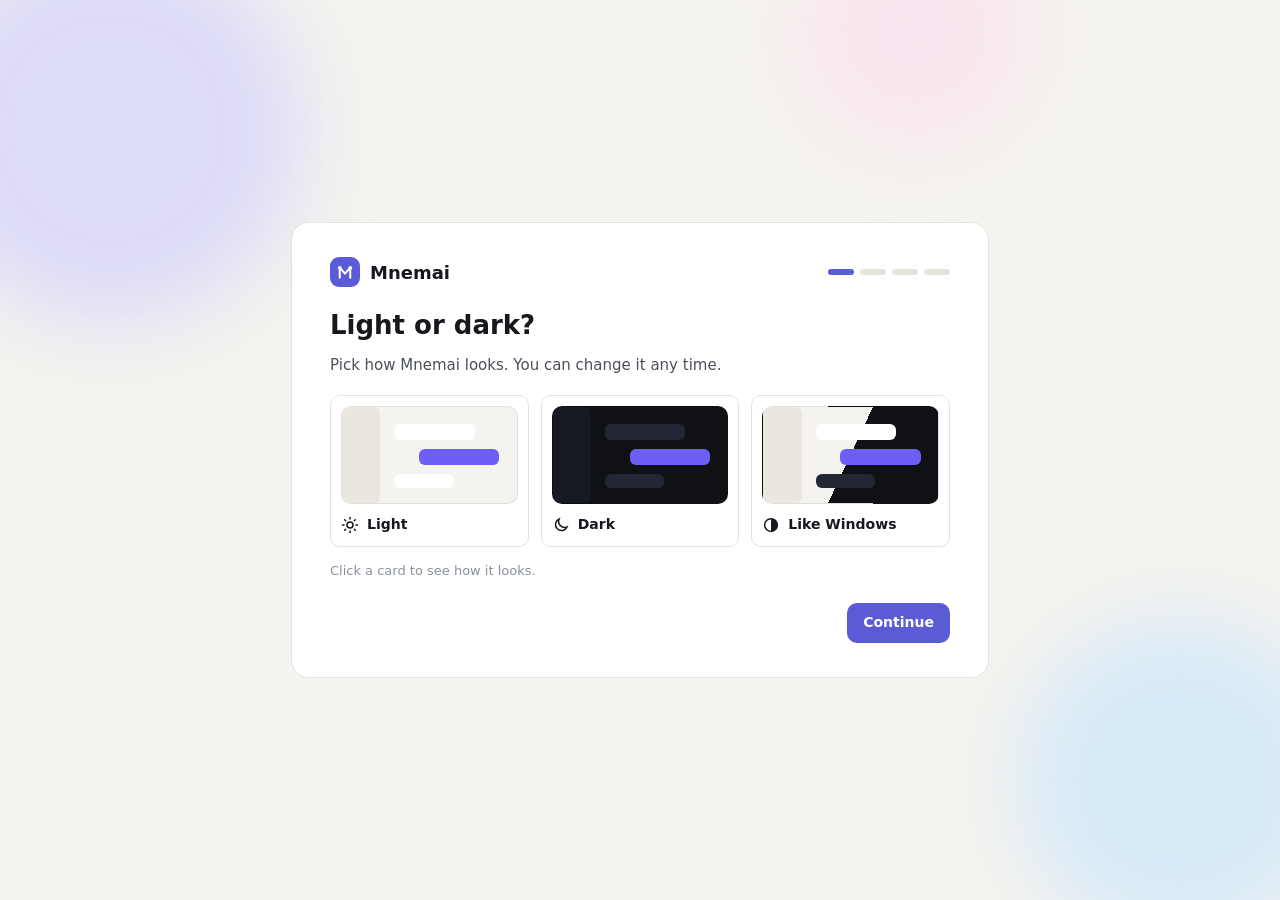
<file: mnema/ui/setup.html>
<!doctype html><html lang="ru"><head><meta charset="utf-8"><style>
body{margin:0;font:15px/1.55 "Segoe UI",system-ui,sans-serif;background:var(--bg);color:var(--ink);display:grid;place-items:center;min-height:100vh}
.box{width:620px;background:var(--card);border:1px solid var(--line);border-radius:18px;padding:34px 38px}
.brand{display:flex;gap:10px;align-items:center;font-weight:700;font-size:18px;margin-bottom:18px}.brand i{width:30px;height:30px;border-radius:9px;background:var(--acc);position:relative}.brand i::after,.brand i::before{content:'';position:absolute;inset:19%;background:center/contain no-repeat}.brand i::after{background-image:url("data:image/svg+xml,%3Csvg xmlns='http://www.w3.org/2000/svg' viewBox='0 0 24 24'%3E%3Cpath d='M5 19.5V9.6M5.6 6.8L12 14.2l6.4-7.4M19 9.6v9.9' fill='none' stroke='%23fff' stroke-width='2.7' stroke-linecap='round' stroke-linejoin='round'/%3E%3C/svg%3E")}.brand i::before{background-image:url("data:image/svg+xml,%3Csvg xmlns='http://www.w3.org/2000/svg' viewBox='0 0 24 24'%3E%3Ccircle cx='5' cy='6.6' r='2.5' fill='%23fff'/%3E%3Ccircle cx='19' cy='6.6' r='2.5' fill='%23fff'/%3E%3C/svg%3E");transform-origin:50% 27.5%;animation:blink 7s infinite 2s}@keyframes blink{0%,93%,97%,100%{transform:none}95%{transform:scaleY(.12)}}
h1{font-size:26px;margin:0 0 8px}p{color:var(--ink2);margin:0 0 18px}
.opt{border:1px solid var(--line);border-radius:14px;padding:16px 18px;margin-bottom:12px}.opt b{font-size:16px}.opt .h{font-size:13px;color:var(--ink3);margin:4px 0 10px}
.row{display:flex;gap:8px}input{flex:1;border:1px solid var(--line);border-radius:10px;padding:8px 10px;font:inherit;font-size:14px}
button{border:0;border-radius:10px;padding:9px 16px;font:inherit;font-size:14px;font-weight:600;cursor:pointer;background:var(--acc);color:#fff}button.l{background:var(--acc2);color:var(--acc)}
#err{color:#c2413d;font-size:13px;margin-top:8px}
input:not([type=checkbox]):not([type=radio]):not([type=range]):not([type=file]),textarea,[contenteditable=true]{caret-color:var(--acc);cursor:url("data:image/svg+xml,%3Csvg xmlns='http://www.w3.org/2000/svg' width='16' height='24' viewBox='0 0 16 24'%3E%3Cpath d='M4.5 3h7M8 3v18M4.5 21h7' fill='none' stroke='white' stroke-width='4.2' stroke-linecap='round'/%3E%3Cpath d='M4.5 3h7M8 3v18M4.5 21h7' fill='none' stroke='%2316181d' stroke-width='1.7' stroke-linecap='round'/%3E%3C/svg%3E") 8 12,text}
details.opt summary{cursor:pointer;font-weight:600;font-size:15px;list-style:none}details.opt summary::-webkit-details-marker{display:none}
details.opt summary::after{content:' ▾';color:var(--ink3)}.px{display:grid;grid-template-columns:120px 1fr 90px;gap:8px;margin-top:10px}
.px2{display:grid;grid-template-columns:1fr 1fr;gap:8px;margin-top:8px}select{border:1px solid var(--line);border-radius:10px;padding:8px;font:inherit;font-size:14px;background:var(--card)}
#pxr{font-size:13px;margin-top:8px;color:var(--ink2)}
.vg{display:grid;grid-template-columns:repeat(4,1fr);gap:8px;margin-top:6px}
.vg button{position:relative;display:flex;flex-direction:column;align-items:flex-start;gap:1px;background:var(--card);color:var(--ink);border:1px solid var(--line);padding:9px 10px;font-weight:600;font-size:13px;text-align:left}
.vg button:hover{border-color:var(--acc)}.vg button.sel{border-color:var(--acc);box-shadow:0 0 0 1px var(--acc)}.vg button small{font-weight:500;font-size:11px;color:var(--ink3)}
.vg button i{position:absolute;top:9px;right:9px;width:8px;height:8px;border-radius:50%;background:var(--line)}.vg button.live i{background:#1f8a4c}
.vr{display:flex;align-items:center;gap:10px;padding:9px 12px;border:1px solid var(--line);border-radius:12px;margin-top:8px;font-size:13.5px;animation:up .25s ease}.vr b{font-weight:600}.vr small{color:var(--ink3)}.vr button{margin-left:auto;padding:6px 12px;font-size:13px}
.vr.ok{border-color:var(--okl);background:var(--okb)}.vr.sys{border-color:var(--acc3);background:var(--acc2)}.vr i{width:9px;height:9px;border-radius:50%;background:#1f8a4c;flex:none}
@keyframes up{from{opacity:0;transform:translateY(6px)}}
/* ---------- first launch: a little show */
body{overflow:hidden}
.bg{position:fixed;inset:0;pointer-events:none;overflow:hidden}.bg i{position:absolute;border-radius:50%;filter:blur(40px);opacity:.55;animation:drift 14s ease-in-out infinite}
.bg i:nth-child(1){width:380px;height:380px;background:#c9c6ff;left:-80px;top:-60px}.bg i:nth-child(2){width:320px;height:320px;background:#bfe3ff;right:-60px;bottom:-40px;animation-delay:-5s}.bg i:nth-child(3){width:220px;height:220px;background:#ffd9ef;right:20%;top:-80px;animation-delay:-9s}
@keyframes drift{50%{transform:translate(40px,30px) scale(1.12)}}
.splash{position:fixed;inset:0;display:grid;place-items:center;z-index:5;background:var(--bg);animation:splashout .5s ease 1.9s forwards}
.splash>div{display:flex;flex-direction:column;align-items:center;text-align:center;min-width:240px}.splash .lg{margin:0 auto;flex:none;width:84px;height:84px;border-radius:24px;background:linear-gradient(135deg,#6366f1,#8b5cf6);position:relative;box-shadow:0 18px 40px rgba(91,91,214,.35);animation:lgin 1s cubic-bezier(.2,1.4,.3,1) both}
.splash .lg::after,.splash .lg::before{content:'';position:absolute;inset:19%;background:center/contain no-repeat}.splash .lg::after{background-image:url("data:image/svg+xml,%3Csvg xmlns='http://www.w3.org/2000/svg' viewBox='0 0 24 24'%3E%3Cpath d='M5 19.5V9.6M5.6 6.8L12 14.2l6.4-7.4M19 9.6v9.9' fill='none' stroke='%23fff' stroke-width='2.7' stroke-linecap='round' stroke-linejoin='round'/%3E%3C/svg%3E");animation:lgspin 1.2s cubic-bezier(.5,0,.2,1) .3s both}.splash .lg::before{background-image:url("data:image/svg+xml,%3Csvg xmlns='http://www.w3.org/2000/svg' viewBox='0 0 24 24'%3E%3Ccircle cx='5' cy='6.6' r='2.5' fill='%23fff'/%3E%3Ccircle cx='19' cy='6.6' r='2.5' fill='%23fff'/%3E%3C/svg%3E");animation:lgspin 1.2s cubic-bezier(.5,0,.2,1) .3s both}
.splash .wm{margin-top:18px;font-size:30px;font-weight:800;letter-spacing:.02em;display:flex;justify-content:center}.splash .wm span{display:inline-block;opacity:0;animation:letter .45s cubic-bezier(.2,1.3,.3,1) forwards}
.splash .tg{margin-top:6px;color:var(--ink2);font-size:14px;text-align:center;opacity:0;animation:fadeup .5s ease 1.2s forwards}
@keyframes lgin{0%{transform:scale(0) rotate(-200deg)}100%{transform:none}}@keyframes lgspin{from{transform:rotateY(180deg) scale(.4);opacity:0}to{transform:none;opacity:1}}
@keyframes letter{from{opacity:0;transform:translateY(14px) scale(.8)}to{opacity:1;transform:none}}@keyframes fadeup{from{opacity:0;transform:translateY(6px)}to{opacity:1;transform:none}}
@keyframes splashout{to{opacity:0;visibility:hidden}}
.box{position:relative;opacity:0;animation:boxin .6s cubic-bezier(.2,.9,.2,1) 2s forwards}@keyframes boxin{from{opacity:0;transform:translateY(24px) scale(.97)}to{opacity:1;transform:none}}
.brand i{animation:hop 4s ease-in-out 3s infinite}@keyframes hop{0%,86%,100%{transform:none}90%{transform:translateY(-6px) rotate(-12deg)}94%{transform:translateY(0) rotate(6deg)}}
.dots{display:flex;gap:6px;margin-left:auto}.dots b{width:26px;height:6px;border-radius:4px;background:var(--line);overflow:hidden;position:relative}.dots b::after{content:'';position:absolute;inset:0;background:var(--acc);transform:scaleX(0);transform-origin:left;transition:transform .5s cubic-bezier(.2,.9,.2,1)}.dots b.on::after{transform:none}
.step:not([hidden]){animation:stepin .45s cubic-bezier(.2,.9,.2,1)}.step.back:not([hidden]){animation:stepback .45s cubic-bezier(.2,.9,.2,1)}
@keyframes stepin{from{opacity:0;transform:translateX(30px)}}@keyframes stepback{from{opacity:0;transform:translateX(-30px)}}
.langs button{opacity:0;animation:cardin .4s cubic-bezier(.2,1.2,.3,1) forwards}.langs button:hover .flag{animation:wave .8s ease-in-out infinite}
@keyframes cardin{from{opacity:0;transform:translateY(10px) scale(.95)}to{opacity:1;transform:none}}@keyframes wave{0%,100%{transform:skewY(0)}25%{transform:skewY(-6deg)}75%{transform:skewY(6deg)}}
.langs button.on .flag{animation:pop .4s cubic-bezier(.2,1.6,.3,1)}@keyframes pop{50%{transform:scale(1.35)}}
.hello{display:flex;align-items:center;gap:10px;min-height:34px;margin:-6px 0 6px;font-size:18px;font-weight:700;color:var(--acc)}.hello .hand{display:inline-block;transform-origin:70% 80%;animation:handwave 1.6s ease-in-out infinite}
@keyframes handwave{0%,60%,100%{transform:rotate(0)}10%,30%{transform:rotate(16deg)}20%,40%{transform:rotate(-8deg)}}
.hello .nm{display:inline-block;animation:pop .35s ease}
.memart{display:flex;justify-content:center;margin:2px 0 12px}.memart svg{width:150px;height:76px}
.memart .f{animation:fly 3.2s ease-in-out infinite}.memart .f2{animation-delay:1s}.memart .f3{animation-delay:2s}
@keyframes fly{0%{transform:translate(0,0);opacity:0}15%{opacity:1}60%{transform:translate(54px,22px) scale(.6);opacity:1}75%,100%{transform:translate(54px,22px) scale(.4);opacity:0}}
.party{position:fixed;inset:0;z-index:9;display:grid;place-items:center;background:color-mix(in srgb,var(--bg) 86%,transparent);backdrop-filter:blur(3px);animation:fadeup .3s ease}
.party .md{width:120px;height:120px;border-radius:50%;margin:0 auto;display:grid;place-items:center;background:radial-gradient(circle at 35% 30%,#fff7c9,#ffcf4a 55%,#f0a21b);box-shadow:0 18px 46px rgba(240,162,27,.45),inset 0 -6px 14px rgba(0,0,0,.12);font-size:54px;animation:medal 1s cubic-bezier(.2,1.5,.3,1) both}
.party .md::before{content:'';position:absolute;width:150px;height:150px;border-radius:50%;border:3px dashed #ffcf4a;animation:spinr 6s linear infinite}
@keyframes medal{0%{transform:scale(0) rotate(-180deg)}100%{transform:none}}@keyframes spinr{to{transform:rotate(360deg)}}
.party .t1{margin-top:22px;text-align:center;font-size:12px;letter-spacing:.12em;font-weight:800;color:#8a6d1a;text-transform:uppercase;opacity:0;animation:fadeup .4s ease .5s forwards}
.party .t2{text-align:center;font-size:26px;font-weight:800;margin-top:4px;opacity:0;animation:fadeup .4s ease .65s forwards}.party .t3{text-align:center;color:var(--ink2);margin-top:4px;opacity:0;animation:fadeup .4s ease .8s forwards}
.party .xp{display:inline-block;margin-top:10px;padding:4px 12px;border-radius:999px;background:var(--acc2);color:var(--acc);font-weight:800;opacity:0;animation:fadeup .4s ease .95s forwards}
.cf{position:fixed;top:-12px;width:9px;height:14px;border-radius:2px;z-index:10;animation:fall linear forwards}@keyframes fall{to{transform:translateY(110vh) rotate(720deg)}}


.step[hidden]{display:none}.langs{display:grid;grid-template-columns:repeat(2,1fr);gap:8px;margin-top:6px}
.langs button{background:var(--card);color:var(--ink);border:1px solid var(--line);text-align:left;font-weight:600;padding:11px 14px;display:flex;justify-content:space-between}
.langs button{align-items:center;gap:10px;transition:border-color .15s,box-shadow .15s,transform .1s}.langs button:hover{border-color:var(--acc);color:var(--acc)}.langs button:active{transform:scale(.98)}
.langs button span{color:var(--ink3);font-weight:500;font-size:12.5px;margin-left:auto}.langs button.on{border-color:var(--acc);box-shadow:0 0 0 1px var(--acc),0 6px 18px rgba(91,91,214,.14);color:var(--ink)}
.flag{width:26px;height:17px;flex:none;border-radius:3px}
.ailang[hidden]{display:none!important}.ailang{display:flex;align-items:center;gap:12px;margin-top:16px;padding:12px 14px;border-radius:14px;background:linear-gradient(135deg,var(--acc2),var(--acc2b));border:1px solid var(--acc3);animation:up .25s ease}
.ailang .aii{width:34px;height:34px;flex:none;border-radius:10px;background:var(--acc);display:grid;place-items:center}.ailang .aii svg{width:20px;height:20px;fill:var(--card)}
.ailang b{display:block;font-size:14.5px}.ailang small{display:block;color:var(--ink2);font-size:12.5px;line-height:1.4;margin-top:2px}.ailang button{margin-left:auto;flex:none}
@keyframes up{from{opacity:0;transform:translateY(6px)}}
.seg{display:inline-flex;background:var(--soft);border-radius:10px;padding:3px;gap:3px}.seg button{background:none;color:var(--ink2);padding:7px 14px}.seg button.on{background:var(--card);color:var(--ink);box-shadow:0 1px 3px rgba(0,0,0,.08)}
.fl{margin:14px 0 6px;font-size:13px;color:var(--ink3);font-weight:600}.nav{display:flex;justify-content:space-between;align-items:center;margin-top:22px}
button:disabled{opacity:.45;cursor:default}.thhint{margin:14px 0 0;font-size:13px;color:var(--ink3);min-height:18px;transition:color .3s}

:root{--bg:#f4f3ef;--card:#fff;--ink:#16181d;--ink2:#4b505a;--ink3:#8a909a;--line:#e5e3dc;--soft:#efeee9;--acc:#5b5bd6;--acc2:#ecebff;--acc2b:#eaf4ff;--acc3:#dcdafb;--okb:#f1faf4;--okl:#bfe3cd;--blob:.55}
[data-theme=dark]{--bg:#0f1115;--card:#171a21;--ink:#e8e9ee;--ink2:#a9adb8;--ink3:#7d828d;--line:#2a2e38;--soft:#1e222b;--acc:#7b7cf5;--acc2:#262842;--acc2b:#1d2a3a;--acc3:#3a3c66;--okb:#15281e;--okl:#24543a;--blob:.22}
body{transition:background .35s,color .35s}.box,.opt,.langs button,.vg button,input,select,.seg{transition:background .35s,border-color .35s,color .35s}
input,select{background:var(--card);color:var(--ink)}
.bg i{opacity:var(--blob)!important}
.themes{display:grid;grid-template-columns:repeat(3,1fr);gap:12px;margin-top:8px}
.themes button{background:var(--card);color:var(--ink);border:1px solid var(--line);padding:10px;display:flex;flex-direction:column;gap:10px;align-items:stretch;opacity:0;animation:cardin .45s cubic-bezier(.2,1.2,.3,1) forwards}
.themes button:hover{border-color:var(--acc);transform:translateY(-2px)}.themes button.on{border-color:var(--acc);box-shadow:0 0 0 2px var(--acc)}
.themes .pv{height:96px;border-radius:10px;position:relative;overflow:hidden;border:1px solid rgba(0,0,0,.08)}
.pv.l{background:#f4f3ef}.pv.d{background:#0f1115}.pv.a{background:linear-gradient(115deg,#f4f3ef 50%,#0f1115 50%)}
.pv i{position:absolute;border-radius:6px}.pv .sb{left:0;top:0;bottom:0;width:22%}.pv.l .sb{background:#e9e7e0}.pv.d .sb{background:#171a21}.pv.a .sb{background:#e9e7e0}
.pv .b1{left:30%;top:18%;width:46%;height:16%}.pv .b2{left:44%;top:44%;width:46%;height:16%}.pv .b3{left:30%;top:70%;width:34%;height:14%}
.pv.l .b1,.pv.l .b3{background:#fff}.pv.d .b1,.pv.d .b3{background:#232733}.pv.a .b1{background:#fff}.pv.a .b3{background:#232733}.pv .b2{background:#6d5ff5}
.pv .b1,.pv .b2,.pv .b3{animation:bub 3.2s ease-in-out infinite}.pv .b2{animation-delay:.4s}.pv .b3{animation-delay:.8s}
@keyframes bub{0%,10%{transform:scale(.6);opacity:0}20%,80%{transform:none;opacity:1}100%{opacity:0}}
.themes b{font-size:14px;display:flex;align-items:center;gap:8px}.themes b svg{width:18px;height:18px}
.reveal{position:fixed;inset:0;z-index:20;pointer-events:none;animation:reveal .7s cubic-bezier(.6,0,.2,1) forwards}@keyframes reveal{from{clip-path:circle(0 at var(--x) var(--y))}to{clip-path:circle(150vmax at var(--x) var(--y))}}
</style></head><body><div class="bg"><i></i><i></i><i></i></div>
<div class="splash" id="splash"><div><div class="lg"></div><div class="wm" id="wm"></div><div class="tg">memory for any AI</div></div></div>
<div class="box"><div class="brand"><i></i>Mnemai<div class="dots"><b class="on"></b><b></b><b></b><b></b></div></div>
<div class="step" id="s0" data-noi18n><h1>Light or dark?</h1><p>Pick how Mnemai looks. You can change it any time.</p><div class="themes" id="themes">
<button data-th="light"><div class="pv l"><i class="sb"></i><i class="b1"></i><i class="b2"></i><i class="b3"></i></div><b><svg viewBox="0 0 24 24" fill="none" stroke="currentColor" stroke-width="2" stroke-linecap="round"><circle cx="12" cy="12" r="4"/><path d="M12 2v2M12 20v2M4.9 4.9l1.4 1.4M17.7 17.7l1.4 1.4M2 12h2M20 12h2M4.9 19.1l1.4-1.4M17.7 6.3l1.4-1.4"/></svg>Light</b></button>
<button data-th="dark"><div class="pv d"><i class="sb"></i><i class="b1"></i><i class="b2"></i><i class="b3"></i></div><b><svg viewBox="0 0 24 24" fill="none" stroke="currentColor" stroke-width="2" stroke-linecap="round"><path d="M20 14.5A8 8 0 019.5 4a8 8 0 1010.5 10.5z"/></svg>Dark</b></button>
<button data-th="system"><div class="pv a"><i class="sb"></i><i class="b1"></i><i class="b2"></i><i class="b3"></i></div><b><svg viewBox="0 0 24 24" fill="none" stroke="currentColor" stroke-width="2"><circle cx="12" cy="12" r="8.5"/><path d="M12 3.5v17a8.5 8.5 0 000-17z" fill="currentColor" stroke="none"/></svg>Like Windows</b></button></div>
<p class="thhint" id="thhint">Click a card to see how it looks.</p><div class="nav"><span></span><button id="n0">Continue</button></div></div>
<div class="step" id="s1" data-noi18n hidden><h1>Choose your language</h1><p>Mnemai will speak with you in this language.</p><div class="langs" id="langs"></div>
<div class="ailang" id="ailang" hidden><div class="aii"><svg viewBox="0 0 24 24"><path d="M12 3l1.8 4.6L18.5 9l-4.7 1.4L12 15l-1.8-4.6L5.5 9l4.7-1.4z"/><path d="M18 15l.8 2 2 .8-2 .8L18 21l-.8-2.4-2-.8 2-.8z"/></svg></div><div><b id="ait"></b><small id="ais"></small></div></div>
<div class="nav"><button class="l" id="b1">Back</button><button id="n1" disabled>Continue</button></div></div>
<div class="step" id="s2" hidden><div class="hello" id="hello"><span class="hand">👋</span><span id="hellot"></span></div><h1>Как к тебе обращаться?</h1><p>Так ИИ будут звать тебя в ответах. Можно поменять в настройках.</p>
<div class="fl">Имя</div><input id="nm" placeholder="например, Иван" style="width:100%;box-sizing:border-box">
<div class="fl">Пол</div><div class="seg" id="gd"><button data-v="m">Мужской</button><button data-v="f">Женский</button><button data-v="" class="on">Не указывать</button></div>
<div class="fl">Обращение</div><div class="seg" id="ad"><button data-v="ty" class="on">На ты</button><button data-v="vy">На вы</button></div>
<div class="nav"><button class="l" id="b2">Назад</button><button id="n2">Дальше</button></div></div>
<div class="step" id="s3" hidden><div class="memart"><svg viewBox="0 0 150 76"><rect x="88" y="26" width="56" height="44" rx="8" fill="#ecebff" stroke="#5b5bd6" stroke-width="2"/><path d="M88 34h22l5-6h29" fill="none" stroke="#5b5bd6" stroke-width="2"/>
<g class="f"><rect x="18" y="8" width="20" height="24" rx="3" fill="#fff" stroke="#8a909a" stroke-width="1.5"/><path d="M22 15h12M22 20h12M22 25h8" stroke="#b9b8c9" stroke-width="1.5"/></g>
<g class="f f2"><rect x="30" y="2" width="20" height="24" rx="3" fill="#fff" stroke="#8a909a" stroke-width="1.5"/><path d="M34 9h12M34 14h12M34 19h8" stroke="#b9b8c9" stroke-width="1.5"/></g>
<g class="f f3"><rect x="10" y="16" width="20" height="24" rx="3" fill="#fff" stroke="#8a909a" stroke-width="1.5"/><path d="M14 23h12M14 28h12M14 33h8" stroke="#b9b8c9" stroke-width="1.5"/></g></svg></div><h1>Память о тебе для любого ИИ</h1><p>Она живёт у тебя на компьютере обычными файлами и учится ровно настолько, насколько ты разрешишь.</p>
<details class="opt" id="pxbox"><summary>Подключаюсь через прокси или VPN</summary><div class="h">Через него пойдут все разговоры с ИИ, поиск и скачивание моделей.</div>
<div class="vg" id="vg"></div><div id="vpnr"></div>
<div class="h" style="margin-top:12px">Или впиши вручную:</div>
<div class="px"><select id="pxt"><option value="http">HTTP</option><option value="socks5">SOCKS5</option></select><input id="pxh" placeholder="адрес, например 127.0.0.1"><input id="pxp" placeholder="порт"></div>
<div class="px2"><input id="pxu" placeholder="логин, если нужен" autocomplete="off"><input id="pxw" type="password" placeholder="пароль" autocomplete="new-password"></div>
<div class="row" style="margin-top:10px"><button class="l" id="pxc">Проверить</button></div><div id="pxr"></div></details>
<div class="opt"><b>Завести свою память</b><div class="h">Папка, где будет лежать память: обычные файлы, которые можно открыть в любом редакторе.</div>
<div class="row"><input id="p"><button class="l" id="pick">Выбрать…</button><button id="mk">Создать</button></div></div>
<div id="err"></div><div class="nav"><button class="l" id="b3">Назад</button><span></span></div></div></div>
<script>
const STAR='M0,-1L.294,-.405L.951,-.309L.476,.155L.588,.809L0,.5L-.588,.809L-.476,.155L-.951,-.309L-.294,-.405Z';
const FLAGS={
 ru:'<rect width="30" height="20" fill="#fff"/><rect y="6.67" width="30" height="6.67" fill="#0039A6"/><rect y="13.33" width="30" height="6.67" fill="#D52B1E"/>',
 en:'<rect width="30" height="20" fill="#012169"/><path d="M0,0L30,20M30,0L0,20" stroke="#fff" stroke-width="4"/><path d="M0,0L30,20M30,0L0,20" stroke="#C8102E" stroke-width="1.6"/><path d="M15,0V20M0,10H30" stroke="#fff" stroke-width="6"/><path d="M15,0V20M0,10H30" stroke="#C8102E" stroke-width="3.4"/>',
 zh:`<rect width="30" height="20" fill="#DE2910"/><path d="${STAR}" fill="#FFDE00" transform="translate(6,6) scale(3)"/><path d="${STAR}" fill="#FFDE00" transform="translate(11,2.5) scale(1)"/><path d="${STAR}" fill="#FFDE00" transform="translate(13,5) scale(1)"/><path d="${STAR}" fill="#FFDE00" transform="translate(13,8.5) scale(1)"/><path d="${STAR}" fill="#FFDE00" transform="translate(11,11) scale(1)"/>`,
 es:'<rect width="30" height="20" fill="#AA151B"/><rect y="5" width="30" height="10" fill="#F1BF00"/>',
 hi:'<rect width="30" height="20" fill="#fff"/><rect width="30" height="6.67" fill="#FF9933"/><rect y="13.33" width="30" height="6.67" fill="#138808"/><circle cx="15" cy="10" r="2.6" fill="none" stroke="#000080" stroke-width=".8"/><circle cx="15" cy="10" r=".6" fill="#000080"/>',
 ar:'<rect width="30" height="20" fill="#006C35"/><path d="M8,7.5c2-1.5 4,1 6-.5s3,1 5,0 3,1 3.5,.2" fill="none" stroke="#fff" stroke-width="1.1" stroke-linecap="round"/><path d="M8,12.5H21.5l1.5-1" fill="none" stroke="#fff" stroke-width="1.1" stroke-linecap="round"/>',
 pt:'<rect width="30" height="20" fill="#FF0000"/><rect width="12" height="20" fill="#006600"/><circle cx="12" cy="10" r="3.6" fill="#FFCC00"/><circle cx="12" cy="10" r="2.2" fill="#FF0000"/><rect x="11" y="8.6" width="2" height="2.8" rx=".4" fill="#fff"/>',
 fr:'<rect width="30" height="20" fill="#fff"/><rect width="10" height="20" fill="#0055A4"/><rect x="20" width="10" height="20" fill="#EF4135"/>',
 de:'<rect width="30" height="20" fill="#000"/><rect y="6.67" width="30" height="6.67" fill="#DD0000"/><rect y="13.33" width="30" height="6.67" fill="#FFCE00"/>',
 ja:'<rect width="30" height="20" fill="#fff"/><circle cx="15" cy="10" r="6" fill="#BC002D"/>'};
const flag=k=>`<svg class="flag" viewBox="0 0 30 20"><clipPath id="fc${k}"><rect width="30" height="20" rx="3"/></clipPath><g clip-path="url(#fc${k})">${FLAGS[k]||''}</g><rect width="30" height="20" rx="3" fill="none" stroke="rgba(0,0,0,.12)"/></svg>`;
// what the AI will do, said in the language just chosen
const AI_LANG={ru:['ИИ будет отвечать тебе на русском','Даже если напишешь на другом языке. Поменять можно в любой момент кнопкой языка справа вверху.','Дальше'],
 en:['The AI will answer you in English','Even if you write in another language. Change it anytime with the language button at the top right.','Continue'],
 zh:['AI 将用中文回答你','即使你用其他语言书写也是如此。可随时通过右上角的语言按钮更改。','继续'],
 es:['La IA te responderá en español','Aunque escribas en otro idioma. Puedes cambiarlo cuando quieras con el botón de idioma arriba a la derecha.','Continuar'],
 hi:['AI आपको हिन्दी में जवाब देगा','भले ही आप किसी और भाषा में लिखें। ऊपर दाईं ओर भाषा बटन से इसे कभी भी बदल सकते हैं।','आगे'],
 pt:['A IA vai responder em português','Mesmo que você escreva em outro idioma. Dá para mudar a qualquer momento no botão de idioma no canto superior direito.','Continuar'],
 fr:['L’IA te répondra en français','Même si tu écris dans une autre langue. Tu peux la changer à tout moment avec le bouton de langue en haut à droite.','Continuer'],
 de:['Die KI antwortet dir auf Deutsch','Auch wenn du in einer anderen Sprache schreibst. Ändern kannst du das jederzeit über die Sprachtaste oben rechts.','Weiter'],
 ja:['AI は日本語で答えます','別の言語で書いても同じです。右上の言語ボタンでいつでも変更できます。','次へ']};
const LANGS=[['ru','Русский'],['en','English'],['zh','中文'],['es','Español'],['hi','हिन्दी'],['pt','Português'],['fr','Français'],['de','Deutsch'],['ja','日本語']];
const DICT=__SETUP_I18N__;let LANG='en';const ORIG=new Map();
function trAll(){const d=DICT[LANG]||{};document.documentElement.dir='ltr';document.documentElement.lang=LANG;
  const w=document.createTreeWalker(document.body,NodeFilter.SHOW_TEXT|NodeFilter.SHOW_ELEMENT,{acceptNode:n=>n.nodeType===1&&n.matches('[data-noi18n],script,style')?NodeFilter.FILTER_REJECT:NodeFilter.FILTER_ACCEPT});
  let n;while((n=w.nextNode())){if(n.nodeType===3){if(!ORIG.has(n))ORIG.set(n,n.nodeValue);const o=ORIG.get(n),k=o.trim();if(k)n.nodeValue=d[k]?o.replace(k,d[k]):o}
    else if(n.placeholder){if(!ORIG.has(n))ORIG.set(n,n.placeholder);n.placeholder=d[ORIG.get(n)]||ORIG.get(n)}}}
const T=t=>(DICT[LANG]||{})[t]||t;
let CUR=0,THEME='system';const show=i=>{for(const k of [0,1,2,3]){const e=document.getElementById('s'+k);e.hidden=k!==i;e.classList.toggle('back',i<CUR)}CUR=i;
  document.querySelectorAll('.dots b').forEach((b,k)=>b.classList.toggle('on',k<=i));if(i===2)hello()};
const sysDark=()=>matchMedia('(prefers-color-scheme: dark)').matches;
const paint=m=>{document.documentElement.dataset.theme=(m==='dark'||(m==='system'&&sysDark()))?'dark':'light'};paint('system');
document.querySelectorAll('[data-th]').forEach((b,i)=>{b.style.animationDelay=(2.15+i*.08)+'s';b.onclick=e=>{THEME=b.dataset.th;
  document.querySelectorAll('[data-th]').forEach(x=>x.classList.toggle('on',x===b));
  const was=document.documentElement.dataset.theme,next=(THEME==='dark'||(THEME==='system'&&sysDark()))?'dark':'light';
  if(was!==next){const r=document.createElement('div');r.className='reveal';r.style.setProperty('--x',e.clientX+'px');r.style.setProperty('--y',e.clientY+'px');
    r.style.background=next==='dark'?'#0f1115':'#f4f3ef';document.body.appendChild(r);setTimeout(()=>{paint(THEME)},420);setTimeout(()=>r.remove(),760)}
  document.getElementById('thhint').textContent=THEME==='system'?'Follows Windows: light by day, dark at night if Windows does so.':'This is how it will look. Try another or continue.'}});
document.querySelectorAll('[data-th]').forEach(b=>b.classList.toggle('on',b.dataset.th===THEME));
document.getElementById('n0').onclick=()=>show(1);
document.getElementById('wm').innerHTML='Mnemai'.split('').map((c,i)=>`<span style="animation-delay:${.55+i*.08}s">${c}</span>`).join('');
setTimeout(()=>{const sp=document.getElementById('splash');if(sp)sp.remove()},2500);
document.querySelectorAll('#langs button').forEach((b,i)=>b.style.animationDelay=(.05+i*.05)+'s');
const HI={ru:'Приятно познакомиться',en:'Nice to meet you',zh:'很高兴认识你',es:'Encantado de conocerte',hi:'आपसे मिलकर खुशी हुई',ar:'تشرفت بمعرفتك',pt:'Prazer em conhecer',fr:'Ravi de te rencontrer',de:'Schön, dich kennenzulernen',ja:'はじめまして'};
function hello(){const n=(document.getElementById('nm').value||'').trim();document.getElementById('hellot').innerHTML=(HI[LANG]||HI.en)+(n?`, <span class="nm">${n.replace(/[<>&]/g,'')}</span>!`:'!')}
document.getElementById('langs').innerHTML=LANGS.map(([k,n])=>`<button data-l="${k}">${flag(k)}${n}<span>${k.toUpperCase()}</span></button>`).join('');
document.getElementById('nm').addEventListener('input',()=>hello());
document.querySelectorAll('[data-l]').forEach(b=>{b.onclick=()=>{LANG=b.dataset.l;trAll();
  document.querySelectorAll('[data-l]').forEach(x=>x.classList.toggle('on',x===b));const a=AI_LANG[LANG],box=document.getElementById('ailang');
  document.getElementById('ait').textContent=a[0];document.getElementById('ais').textContent=a[1];document.getElementById('n1').textContent=a[2];document.getElementById('n1').disabled=false;
  document.getElementById('b1').textContent=({ru:'Назад',en:'Back',zh:'返回',es:'Atrás',hi:'पीछे',ar:'رجوع',pt:'Voltar',fr:'Retour',de:'Zurück',ja:'戻る'})[LANG]||'Back';
  box.hidden=false;box.style.animation='none';void box.offsetWidth;box.style.animation=''};b.ondblclick=()=>show(2)});
document.getElementById('n1').onclick=()=>show(2);
const pick=id=>document.querySelectorAll('#'+id+' button').forEach(b=>b.onclick=()=>{document.querySelectorAll('#'+id+' button').forEach(x=>x.classList.toggle('on',x===b))});
pick('gd');pick('ad');
const val=id=>(document.querySelector('#'+id+' .on')||{}).dataset.v||'';
const prefs=()=>({theme:THEME,lang:LANG,gender:val('gd'),name:document.getElementById('nm').value.trim(),address:val('ad')||'ty'});
document.getElementById('b2').onclick=()=>show(1);
document.getElementById('b1').onclick=()=>show(0);document.getElementById('n2').onclick=()=>show(3);document.getElementById('b3').onclick=()=>show(2);
const err=e=>document.getElementById('err').textContent=e;
window.addEventListener('pywebviewready',async()=>{document.getElementById('p').value=await pywebview.api.default_path()});
document.getElementById('pick').onclick=async()=>{const p=await pywebview.api.pick('folder');if(p)document.getElementById('p').value=p};
const g=id=>document.getElementById(id).value.trim();
const px=()=>{if(!document.getElementById('pxbox').open||!g('pxh'))return '';return g('pxt')+'://'+(g('pxu')?encodeURIComponent(g('pxu'))+'@':'')+g('pxh')+(g('pxp')?':'+g('pxp'):'')};
const VPN=[['Hiddify','proxy',[12334,12335]],['Happ','proxy',[10808,10809]],['v2rayN','proxy',[10808,10809]],['Clash','proxy',[7890,7897]],['NekoRay','proxy',[2080,2081]],['OpenVPN','tunnel'],['WireGuard','tunnel'],['AmneziaVPN','tunnel']];
let SCAN=null;const scan=f=>{if(f||!SCAN)SCAN=(window.pywebview?pywebview.api.proxy_detect():Promise.resolve({proxies:[],tunnels:[]})).catch(()=>({proxies:[],tunnels:[]}));return SCAN};
const match=(d,[n,k,ports])=>k==='tunnel'?((d.tunnels||[]).some(t=>t.toLowerCase().startsWith(n.toLowerCase().slice(0,6)))?{tunnel:1}:null):((d.proxies||[]).find(p=>p.name.toLowerCase().startsWith(n.toLowerCase().slice(0,4)))||(d.proxies||[]).find(p=>(ports||[]).includes(p.port))||null);
const vg=document.getElementById('vg');vg.innerHTML=VPN.map(a=>`<button data-vn="${a[0]}"><i></i>${a[0]}<small>${a[1]==='tunnel'?T('на всю систему'):T('через прокси')}</small></button>`).join('');
const markV=d=>vg.querySelectorAll('[data-vn]').forEach(b=>{const a=VPN.find(x=>x[0]===b.dataset.vn);b.classList.toggle('live',!!match(d,a))});
document.getElementById('pxbox').addEventListener('toggle',e=>{if(e.target.open)scan().then(markV)});
vg.querySelectorAll('[data-vn]').forEach(b=>b.onclick=async()=>{const a=VPN.find(x=>x[0]===b.dataset.vn),r=document.getElementById('vpnr');vg.querySelectorAll('button').forEach(x=>x.classList.toggle('sel',x===b));
  r.innerHTML=`<div class="vr"><div>${T('Ищу')} ${a[0]}…</div></div>`;const d=await scan(true);markV(d);const hit=match(d,a);
  if(hit&&hit.tunnel){['pxh','pxp','pxu','pxw'].forEach(id=>document.getElementById(id).value='');r.innerHTML=`<div class="vr sys"><i></i><div><b>${a[0]}</b> <small>${T('работает на всю систему — Mnemai пойдёт через него сама. Поля оставь пустыми.')}</small></div></div>`;return}
  if(hit){const u=new URL(hit.url.replace('socks5:','http:'));document.getElementById('pxt').value=hit.url.split(':')[0];document.getElementById('pxh').value=u.hostname;document.getElementById('pxp').value=u.port;
    r.innerHTML=`<div class="vr ok"><i></i><div><b>${a[0]}</b> <small>${T('подключён')}: ${hit.url.replace('://',' · ')} · ${hit.ms} ms</small></div></div>`;return}
  r.innerHTML=`<div class="vr"><div>${a[1]==='tunnel'?a[0]+' '+T('не запущен. Открой его и подключись — Mnemai пойдёт через него сама.'):a[0]+' '+T('не найден. Открой')+' '+a[0]+', '+T('включи подключение и нажми эту кнопку ещё раз.')}</div></div>`});
document.getElementById('pxc').onclick=async()=>{const r=document.getElementById('pxr');if(!g('pxh')){r.textContent=T('Укажи адрес прокси');return}r.textContent=T('проверяю…');
  const x=await pywebview.api.proxy_check(px(),document.getElementById('pxw').value);r.textContent=x.ok?T('Работает')+' · '+x.via+' · '+x.ms+' ms':T('Не работает')+': '+x.error;r.style.color=x.ok?'#1f8a4c':'#c2413d'};
const PARTY={ru:['достижение · первое','Память создана','Теперь любой ИИ будет знать тебя'],en:['achievement · first','Memory created','Now any AI will know you']};
function party(){const t=PARTY[LANG]||PARTY.en,d=document.createElement('div');d.className='party';
  d.innerHTML=`<div><div style="position:relative;display:grid;place-items:center"><div class="md">🧠</div></div><div class="t1">${t[0]}</div><div class="t2">${t[1]}</div><div class="t3">${t[2]}</div><div style="text-align:center"><span class="xp">+10 XP</span></div></div>`;
  document.body.appendChild(d);const C=['#6d5ff5','#4fb6ff','#ffcf4a','#ff7ab6','#3ccf91'];
  for(let i=0;i<90;i++){const c=document.createElement('i');c.className='cf';c.style.left=Math.random()*100+'vw';c.style.background=C[i%C.length];
    c.style.animationDuration=(1.6+Math.random()*1.6)+'s';c.style.animationDelay=(Math.random()*.6)+'s';c.style.transform=`rotate(${Math.random()*360}deg)`;document.body.appendChild(c)}}
document.getElementById('mk').onclick=async()=>{const b=document.getElementById('mk');b.disabled=true;err('');
  const r=await pywebview.api.create(document.getElementById('p').value,px(),document.getElementById('pxw').value,prefs());if(r){err(r);b.disabled=false}else party()};

</script></body></html>
</file>
